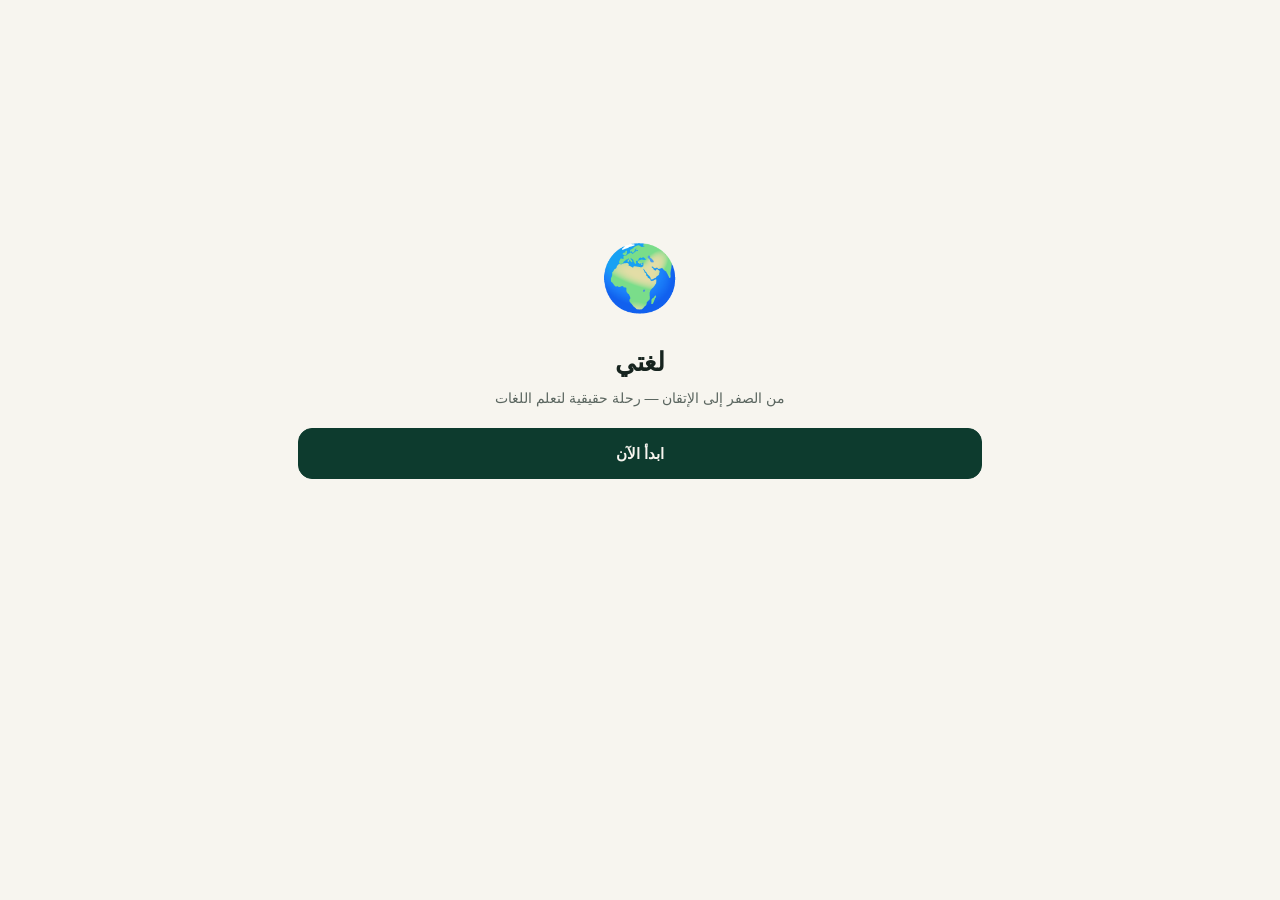
<file: index.html>
<!DOCTYPE html>
<html lang="ar" dir="rtl">
<head>
<meta charset="UTF-8">
<meta name="viewport" content="width=device-width,initial-scale=1,maximum-scale=5,viewport-fit=cover">
<meta name="theme-color" content="#0d3b2e">
<meta name="apple-mobile-web-app-capable" content="yes">
<meta name="apple-mobile-web-app-status-bar-style" content="black-translucent">
<meta name="description" content="منصة إتقان اللغات — من الصفر إلى الطلاقة">
<link rel="manifest" href="manifest.json">
<link rel="icon" type="image/svg+xml" href="icons/icon.svg">
<link rel="apple-touch-icon" href="icons/icon.svg">
<link rel="stylesheet" href="css/styles.css">
<title>لغتي — منصة إتقان اللغات</title>
</head>
<body>
  <div id="app" role="application"></div>
  <div id="toast" class="toast" role="status" aria-live="polite" aria-atomic="true"></div>
  <noscript>هذا التطبيق يحتاج JavaScript.</noscript>
  <script type="module" src="js/app.js"></script>
</body>
</html>
</file>
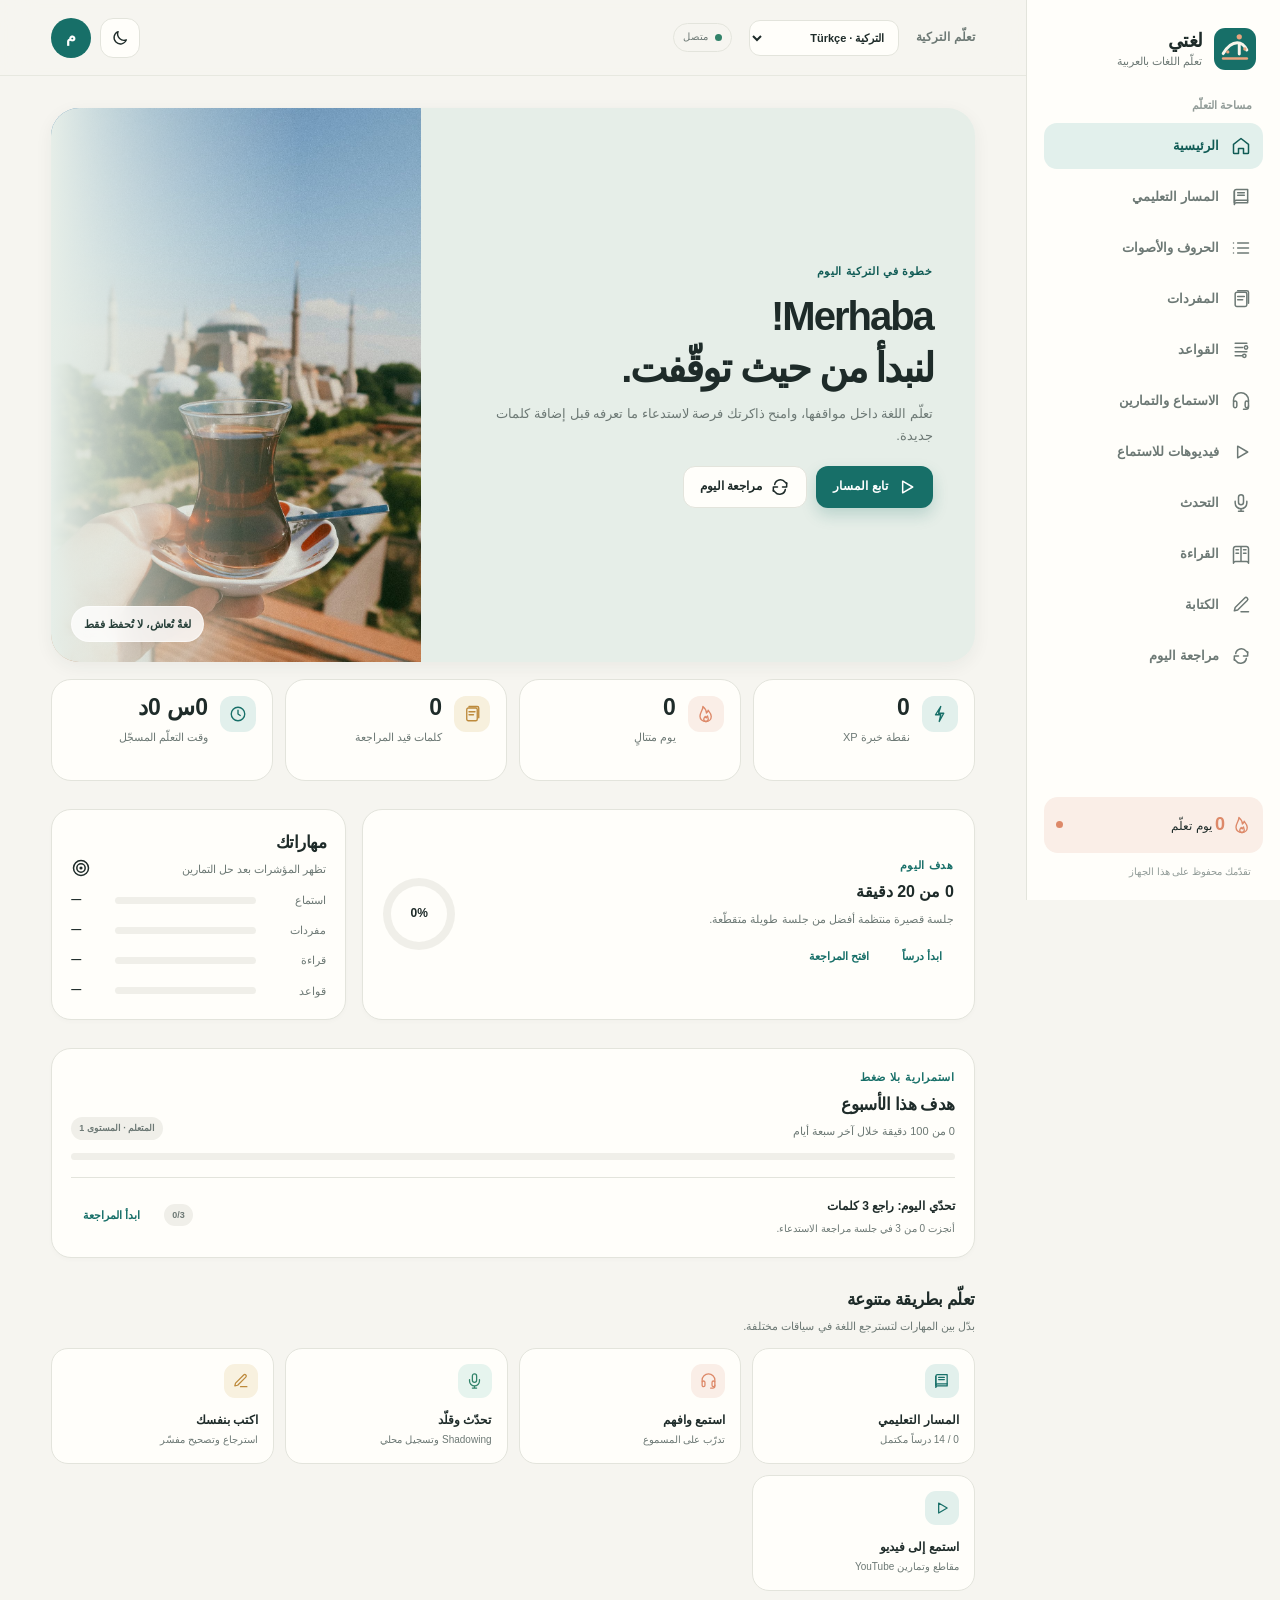
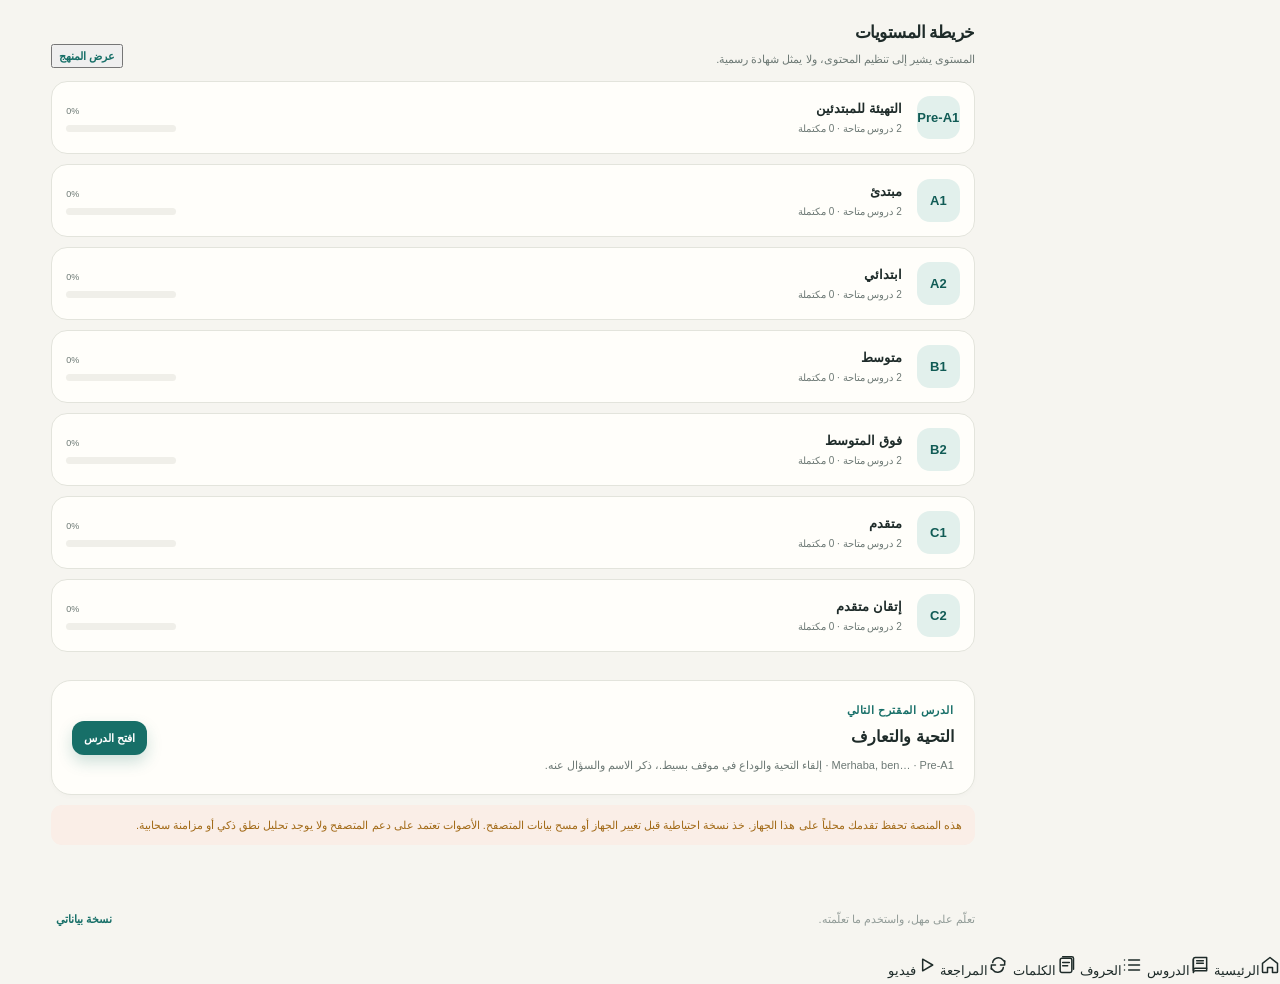
<file: turkiya/index.html>
<!doctype html>
<html lang="ar" dir="rtl">
<head>
  <meta charset="utf-8">
  <meta name="viewport" content="width=device-width, initial-scale=1, viewport-fit=cover">
  <meta name="theme-color" content="#f6f5f0">
  <meta name="description" content="لغتي منصة عربية لتعلّم اللغات؛ ابدأ بالتركية واستكشف مهارات الاستماع والنطق والمراجعة المتباعدة.">
  <meta name="color-scheme" content="light dark">
  <link rel="icon" href="./assets/icons/app-icon.svg" type="image/svg+xml">
  <link rel="apple-touch-icon" href="./assets/icons/icon-180.png">
  <link rel="manifest" href="./manifest.webmanifest">
  <link rel="stylesheet" href="./css/themes.css">
  <link rel="stylesheet" href="./css/main.css">
  <link rel="stylesheet" href="./css/responsive.css">
  <link rel="stylesheet" href="./css/youtube.css">
  <title>لغتي — تعلّم اللغات بالعربية</title>
</head>
<body>
  <a class="skip-link" href="#main-content">انتقل إلى المحتوى</a>
  <div class="app-shell">
    <aside class="sidebar" aria-label="القائمة الرئيسية">
      <a class="brand" href="#home" aria-label="لغتي، الصفحة الرئيسية">
        <span class="brand-mark" aria-hidden="true"><img src="./assets/icons/app-icon.svg" alt=""></span>
        <span class="brand-copy"><strong>لغتي</strong><small>تعلّم اللغات بالعربية</small></span>
      </a>
      <div class="sidebar-label">مساحة التعلّم</div>
      <nav class="side-nav" id="side-nav">
        <a href="#home" data-route="home" class="nav-link"><span class="nav-icon" data-icon="home"></span><span>الرئيسية</span></a>
        <a href="#lessons" data-route="lessons" class="nav-link"><span class="nav-icon" data-icon="book"></span><span>المسار التعليمي</span></a>
        <a href="#alphabet" data-route="alphabet" data-requires-alphabet class="nav-link"><span class="nav-icon" data-icon="list"></span><span>الحروف والأصوات</span></a>
        <a href="#vocabulary" data-route="vocabulary" class="nav-link"><span class="nav-icon" data-icon="cards"></span><span>المفردات</span></a>
        <a href="#grammar" data-route="grammar" class="nav-link"><span class="nav-icon" data-icon="grammar"></span><span>القواعد</span></a>
        <a href="#listening" data-route="listening" class="nav-link"><span class="nav-icon" data-icon="headphones"></span><span>الاستماع والتمارين</span></a>
        <a href="#youtube" data-route="youtube" class="nav-link"><span class="nav-icon" data-icon="play"></span><span>فيديوهات للاستماع</span></a>
        <a href="#speaking" data-route="speaking" class="nav-link"><span class="nav-icon" data-icon="mic"></span><span>التحدث</span></a>
        <a href="#reading" data-route="reading" class="nav-link"><span class="nav-icon" data-icon="read"></span><span>القراءة</span></a>
        <a href="#writing" data-route="writing" class="nav-link"><span class="nav-icon" data-icon="write"></span><span>الكتابة</span></a>
        <a href="#review" data-route="review" class="nav-link"><span class="nav-icon" data-icon="refresh"></span><span>مراجعة اليوم <span class="nav-count" id="review-count">0</span></span></a>
      </nav>
      <div class="sidebar-bottom">
        <div class="streak-mini"><span class="streak-symbol" data-icon="flame"></span><span><b id="sidebar-streak">0</b> يوم تعلّم</span><span class="streak-dot" aria-hidden="true"></span></div>
        <div class="sidebar-note">تقدّمك محفوظ على هذا الجهاز</div>
      </div>
    </aside>

    <div class="main-column">
      <header class="topbar">
        <button class="mobile-brand" type="button" data-route="home" aria-label="الصفحة الرئيسية"><img src="./assets/icons/app-icon.svg" alt=""><span>لغتي</span></button>
        <div class="topbar-context"><span class="eyebrow" id="target-language-context">اختر لغة التعلّم</span><label class="language-switcher"><span class="sr-only">لغة التعلّم</span><select id="language-switcher"><option>جارٍ تحميل اللغات…</option></select></label><span class="connection-pill" id="connection-status" role="status"><i></i><span>جارٍ التحقق من الاتصال</span></span></div>
        <div class="topbar-actions">
          <button class="icon-button" id="install-button" type="button" hidden aria-label="تثبيت التطبيق" title="تثبيت التطبيق"><span data-icon="download"></span></button>
          <button class="icon-button" id="theme-toggle" type="button" aria-label="تبديل المظهر" title="تبديل المظهر"><span data-icon="moon"></span></button>
          <button class="avatar-button" id="profile-button" type="button" data-route="profile" aria-label="ملفي الشخصي">م</button>
        </div>
      </header>

      <main id="main-content" class="page-content" tabindex="-1">
        <div id="view-root" aria-live="polite" aria-busy="true">
          <div class="loading-state"><span class="loading-ring"></span><p>نجهّز مساحة التعلّم…</p></div>
        </div>
      </main>
      <footer class="site-footer"><span>تعلّم على مهل، واستخدم ما تعلّمته.</span><button id="backup-shortcut" type="button" class="text-button">نسخة بياناتي</button></footer>
    </div>
  </div>

  <nav class="mobile-nav" aria-label="التنقل السفلي">
    <a href="#home" data-route="home" class="mobile-nav-link"><span data-icon="home"></span><small>الرئيسية</small></a>
    <a href="#lessons" data-route="lessons" class="mobile-nav-link"><span data-icon="book"></span><small>الدروس</small></a>
    <a href="#alphabet" data-route="alphabet" data-requires-alphabet class="mobile-nav-link"><span data-icon="list"></span><small>الحروف</small></a>
    <a href="#vocabulary" data-route="vocabulary" class="mobile-nav-link"><span data-icon="cards"></span><small>الكلمات</small></a>
    <a href="#review" data-route="review" class="mobile-nav-link"><span data-icon="refresh"></span><small>المراجعة</small></a>
    <a href="#youtube" data-route="youtube" class="mobile-nav-link"><span data-icon="play"></span><small>فيديو</small></a>
  </nav>

  <div id="toast-region" class="toast-region" aria-live="polite" aria-atomic="true"></div>
  <dialog id="app-dialog" class="app-dialog" aria-labelledby="dialog-title"><div id="dialog-content"></div></dialog>
  <script type="module" src="./js/app.js"></script>
</body>
</html>
</file>
<file: css/styles.css>
:root {
  --bg: #f7f5ef;
  --surface: #ffffff;
  --surface-2: #f0ede4;
  --text: #17241f;
  --text-soft: #5b6660;
  --border: #e0dccf;
  --primary: #0d3b2e;
  --primary-soft: #14523f;
  --accent: #c9a961;
  --accent-soft: #e6d5a3;
  --success: #2f7a55;
  --warn: #b8860b;
  --danger: #a83232;
  --radius: 14px;
  --radius-lg: 22px;
  --shadow: 0 2px 12px rgba(13,31,26,.06);
  --shadow-lg: 0 12px 32px rgba(13,31,26,.12);
  --font: -apple-system, BlinkMacSystemFont, "Segoe UI", "Noto Sans Arabic", "Tahoma", sans-serif;
  --font-serif: "Noto Serif", Georgia, serif;
  --fs: 16px;
}

html[data-theme="dark"] {
  --bg: #0d1f1a;
  --surface: #142a22;
  --surface-2: #1a352b;
  --text: #ece9dc;
  --text-soft: #93a39b;
  --border: #234034;
  --primary: #c9a961;
  --primary-soft: #e6d5a3;
  --accent: #c9a961;
  --shadow: 0 2px 12px rgba(0,0,0,.4);
  --shadow-lg: 0 12px 32px rgba(0,0,0,.55);
}

* { box-sizing: border-box; margin: 0; padding: 0; -webkit-tap-highlight-color: transparent; }
html, body { height: 100%; }
body {
  font-family: var(--font);
  font-size: var(--fs);
  background: var(--bg);
  color: var(--text);
  line-height: 1.55;
  overflow-x: hidden;
  transition: background .3s, color .3s;
}
html[data-dir="ltr"] body { direction: ltr; }

#app { min-height: 100vh; padding-bottom: 88px; }
button, input, textarea, select { font: inherit; color: inherit; }
button { cursor: pointer; border: none; background: none; }
a { color: var(--accent); text-decoration: none; }
:focus-visible { outline: 2px solid var(--accent); outline-offset: 2px; border-radius: 6px; }

.screen { padding: 20px 18px 32px; max-width: 720px; margin: 0 auto; animation: fadeUp .35s ease; }
@keyframes fadeUp { from { opacity: 0; transform: translateY(8px); } to { opacity: 1; transform: none; } }
@media (prefers-reduced-motion: reduce) { *, *::before, *::after { animation: none !important; transition: none !important; } }

.h1 { font-size: 26px; font-weight: 700; letter-spacing: -0.3px; margin-bottom: 6px; }
.h2 { font-size: 20px; font-weight: 700; margin-bottom: 12px; }
.h3 { font-size: 16px; font-weight: 600; margin-bottom: 8px; }
.sub { color: var(--text-soft); font-size: 14px; margin-bottom: 18px; }
.row { display: flex; align-items: center; gap: 10px; }
.between { justify-content: space-between; }
.wrap { flex-wrap: wrap; }
.grid { display: grid; gap: 12px; }
.grid-2 { grid-template-columns: 1fr 1fr; }
.grid-3 { grid-template-columns: repeat(3,1fr); }
@media (max-width: 480px) { .grid-3 { grid-template-columns: 1fr 1fr; } }

.card {
  background: var(--surface);
  border: 1px solid var(--border);
  border-radius: var(--radius);
  padding: 16px;
  box-shadow: var(--shadow);
}
.card-lg { border-radius: var(--radius-lg); padding: 20px; }
.card-press:active { transform: scale(.985); transition: transform .1s; }

.btn {
  display: inline-flex; align-items: center; justify-content: center; gap: 8px;
  padding: 13px 20px; border-radius: var(--radius);
  font-weight: 600; font-size: 15px;
  background: var(--surface-2); color: var(--text);
  border: 1px solid var(--border);
  min-height: 48px;
  transition: transform .08s, background .2s, opacity .2s;
}
.btn:active { transform: scale(.97); }
.btn[disabled] { opacity: .45; pointer-events: none; }
.btn-primary { background: var(--primary); color: #f7f5ef; border-color: var(--primary); }
html[data-theme="dark"] .btn-primary { color: #0d1f1a; }
.btn-accent { background: var(--accent); color: #17241f; border-color: var(--accent); }
.btn-ghost { background: transparent; }
.btn-danger { background: var(--danger); color: #fff; border-color: var(--danger); }
.btn-block { width: 100%; }
.btn-sm { padding: 8px 14px; min-height: 40px; font-size: 14px; }

.input, .textarea {
  width: 100%; padding: 13px 14px;
  background: var(--surface); color: var(--text);
  border: 1px solid var(--border); border-radius: var(--radius);
  outline: none; font-size: 15px;
  transition: border-color .2s, box-shadow .2s;
}
.input:focus, .textarea:focus { border-color: var(--accent); box-shadow: 0 0 0 3px rgba(201,169,97,.18); }
.textarea { min-height: 120px; resize: vertical; font-family: inherit; }

.topbar {
  position: sticky; top: 0; z-index: 20;
  background: color-mix(in srgb, var(--bg) 85%, transparent);
  backdrop-filter: blur(12px);
  border-bottom: 1px solid var(--border);
  padding: 12px 18px;
  display: flex; align-items: center; justify-content: space-between;
}
.topbar .title { font-weight: 700; font-size: 17px; }
.topbar .stat { font-size: 13px; color: var(--text-soft); }

.nav {
  position: fixed; bottom: 0; left: 0; right: 0; z-index: 30;
  background: color-mix(in srgb, var(--surface) 92%, transparent);
  backdrop-filter: blur(14px);
  border-top: 1px solid var(--border);
  display: grid; grid-template-columns: repeat(5, 1fr);
  padding: 8px 6px calc(8px + env(safe-area-inset-bottom));
  max-width: 720px; margin: 0 auto;
}
.nav button {
  display: flex; flex-direction: column; align-items: center; gap: 3px;
  padding: 8px 4px; border-radius: 12px; color: var(--text-soft);
  font-size: 11px; font-weight: 600;
  transition: color .2s, background .2s;
  min-height: 48px;
}
.nav button.active { color: var(--accent); background: color-mix(in srgb, var(--accent) 12%, transparent); }
.nav .ic { font-size: 20px; line-height: 1; }

.bar { height: 8px; background: var(--surface-2); border-radius: 99px; overflow: hidden; }
.bar > i { display: block; height: 100%; background: linear-gradient(90deg, var(--accent), var(--primary)); transition: width .5s; }
.bar.thin { height: 5px; }

.chip {
  display: inline-flex; align-items: center; gap: 5px;
  padding: 5px 11px; font-size: 12px; font-weight: 600;
  background: var(--surface-2); border: 1px solid var(--border);
  border-radius: 99px; color: var(--text-soft);
}
.chip.accent { background: color-mix(in srgb, var(--accent) 18%, transparent); color: var(--text); border-color: var(--accent); }
.chip.success { background: color-mix(in srgb, var(--success) 18%, transparent); color: var(--success); border-color: var(--success); }
.chip.small { font-size: 11px; padding: 3px 8px; }

.toast {
  position: fixed; left: 50%; bottom: 100px; transform: translate(-50%, 30px);
  background: var(--primary); color: #f7f5ef;
  padding: 11px 18px; border-radius: 99px;
  font-size: 14px; font-weight: 600;
  opacity: 0; pointer-events: none; transition: all .3s;
  z-index: 100; max-width: 90vw;
}
.toast.show { opacity: 1; transform: translate(-50%, 0); }
html[data-theme="dark"] .toast { background: var(--accent); color: #0d1f1a; }

.lang-card {
  display: flex; align-items: center; gap: 14px;
  padding: 16px; border-radius: var(--radius-lg);
  background: var(--surface); border: 1px solid var(--border);
  box-shadow: var(--shadow);
  transition: transform .15s, box-shadow .2s;
  cursor: pointer; width: 100%; text-align: start;
}
.lang-card:hover { box-shadow: var(--shadow-lg); }
.lang-card:active { transform: scale(.98); }
.lang-card .flag { font-size: 34px; }
.lang-card .info { flex: 1; }
.lang-card .info b { display: block; font-size: 17px; margin-bottom: 2px; }
.lang-card .info span { color: var(--text-soft); font-size: 13px; }

.ex-head { display: flex; justify-content: space-between; align-items: center; margin-bottom: 18px; }
.ex-card {
  background: var(--surface); border: 1px solid var(--border);
  border-radius: var(--radius-lg); padding: 28px 22px;
  box-shadow: var(--shadow); text-align: center; margin-bottom: 18px;
}
.ex-prompt { color: var(--text-soft); font-size: 13px; margin-bottom: 12px; text-transform: uppercase; letter-spacing: .6px; }
.ex-word { font-size: 32px; font-weight: 700; line-height: 1.3; margin-bottom: 6px; }
.ex-roman { color: var(--text-soft); font-size: 15px; font-style: italic; }
.ex-options { display: grid; gap: 10px; margin-top: 8px; }
.opt {
  padding: 15px 16px; border-radius: var(--radius);
  background: var(--surface); border: 2px solid var(--border);
  text-align: start; font-size: 15px; font-weight: 500;
  transition: border-color .2s, background .2s, transform .1s;
  min-height: 52px;
}
.opt:active { transform: scale(.99); }
.opt.correct { border-color: var(--success); background: color-mix(in srgb, var(--success) 12%, transparent); }
.opt.wrong { border-color: var(--danger); background: color-mix(in srgb, var(--danger) 10%, transparent); }
.opt.reveal { border-color: var(--success); }

.stat-grid { display: grid; grid-template-columns: repeat(4,1fr); gap: 10px; }
@media (max-width: 420px) { .stat-grid { grid-template-columns: repeat(2,1fr); } }
.stat-box {
  background: var(--surface); border: 1px solid var(--border);
  border-radius: var(--radius); padding: 12px; text-align: center;
}
.stat-box b { display: block; font-size: 20px; color: var(--text); }
.stat-box span { font-size: 11px; color: var(--text-soft); }

.skill-row {
  display: flex; align-items: center; gap: 12px;
  padding: 14px; border-radius: var(--radius);
  background: var(--surface); border: 1px solid var(--border);
  margin-bottom: 8px; cursor: pointer;
  transition: background .2s, transform .1s;
}
.skill-row:active { transform: scale(.99); }
.skill-row .ic { font-size: 22px; width: 32px; text-align: center; }
.skill-row .body { flex: 1; }
.skill-row .body b { display: block; font-size: 15px; margin-bottom: 2px; }
.skill-row .body span { font-size: 12px; color: var(--text-soft); }
.skill-row.done { border-color: var(--success); }
.skill-check { width: 24px; height: 24px; border-radius: 50%; border: 2px solid var(--border); display: flex; align-items: center; justify-content: center; font-size: 13px; }
.skill-row.done .skill-check { background: var(--success); border-color: var(--success); color: #fff; }

.modal-bg {
  position: fixed; inset: 0; background: rgba(0,0,0,.5);
  z-index: 200; display: flex; align-items: center; justify-content: center;
  padding: 20px; animation: fade .2s;
}
@keyframes fade { from { opacity: 0; } }
.modal {
  background: var(--surface); border-radius: var(--radius-lg);
  padding: 22px; max-width: 440px; width: 100%;
  box-shadow: var(--shadow-lg); animation: pop .25s;
}
@keyframes pop { from { transform: scale(.92); opacity: 0; } }

.dict-entry {
  background: var(--surface); border: 1px solid var(--border);
  border-radius: var(--radius); padding: 14px; margin-bottom: 10px;
}
.dict-entry .w { font-size: 20px; font-weight: 700; margin-bottom: 3px; }
.dict-entry .r { color: var(--text-soft); font-style: italic; font-size: 13px; margin-bottom: 6px; }
.dict-entry .m { font-size: 15px; margin-bottom: 8px; }
.dict-entry .ex { font-size: 13px; color: var(--text-soft); border-inline-start: 3px solid var(--accent); padding-inline-start: 10px; }

.ach {
  display: flex; align-items: center; gap: 12px;
  padding: 12px; border-radius: var(--radius);
  background: var(--surface); border: 1px solid var(--border);
  opacity: .4; transition: opacity .2s;
}
.ach.unlocked { opacity: 1; border-color: var(--accent); }
.ach .medal { font-size: 28px; }

.divider { height: 1px; background: var(--border); margin: 18px 0; }
.center { text-align: center; }
.muted { color: var(--text-soft); }
.small { font-size: 12px; }
.mt { margin-top: 12px; } .mt-lg { margin-top: 22px; }
.mb { margin-bottom: 12px; } .mb-lg { margin-bottom: 22px; }
.hero {
  background: linear-gradient(135deg, var(--primary), var(--primary-soft));
  color: #f7f5ef; padding: 26px 20px; border-radius: var(--radius-lg);
  margin-bottom: 18px;
}
.hero .h1 { color: #f7f5ef; }
.hero .sub { color: rgba(247,245,239,.75); }
html[data-theme="dark"] .hero { background: linear-gradient(135deg, #14523f, #0d3b2e); }
html[data-theme="dark"] .hero .sub { color: rgba(201,169,97,.85); }

.alert { padding: 12px 14px; border-radius: var(--radius); font-size: 14px; margin-bottom: 12px; }
.alert-info { background: color-mix(in srgb, var(--accent) 15%, transparent); border: 1px solid var(--accent); }
.alert-warn { background: color-mix(in srgb, var(--warn) 15%, transparent); border: 1px solid var(--warn); color: var(--warn); }
.alert-danger { background: color-mix(in srgb, var(--danger) 12%, transparent); border: 1px solid var(--danger); color: var(--danger); }

.target-text { font-family: var(--font-serif); }
</file>
<file: turkiya/css/themes.css>
:root {
  color-scheme: light;
  --bg: #f6f5f0;
  --surface: #fffefa;
  --surface-2: #f0efe9;
  --surface-3: #e8ede8;
  --ink: #1e2b29;
  --muted: #6d7975;
  --soft: #929c98;
  --line: #e3e4dc;
  --brand: #176f68;
  --brand-strong: #105b55;
  --brand-soft: #e2f0ec;
  --accent: #dd8969;
  --accent-soft: #faeee7;
  --gold: #bd8a3c;
  --success: #318269;
  --success-soft: #e6f4ee;
  --danger: #b94e52;
  --danger-soft: #fae9e8;
  --warning: #a26a17;
  --shadow: 0 18px 45px rgba(37, 55, 49, .08);
  --shadow-small: 0 5px 18px rgba(37, 55, 49, .06);
  --radius-xl: 28px;
  --radius-lg: 20px;
  --radius-md: 14px;
  --radius-sm: 10px;
  --font-ar: "Noto Sans Arabic", "Segoe UI", Tahoma, Arial, sans-serif;
  --font-tr: Inter, "Segoe UI", Arial, sans-serif;
}

:root[data-theme="dark"] {
  color-scheme: dark;
  --bg: #161f1d;
  --surface: #202a27;
  --surface-2: #293430;
  --surface-3: #293c37;
  --ink: #f2f3eb;
  --muted: #b0bcb7;
  --soft: #8f9c97;
  --line: #34413c;
  --brand: #69b9a8;
  --brand-strong: #8bd0bd;
  --brand-soft: #263f39;
  --accent: #e4a085;
  --accent-soft: #47342d;
  --gold: #e4bd6e;
  --success: #72c0a1;
  --success-soft: #254237;
  --danger: #ec8d8e;
  --danger-soft: #482f32;
  --warning: #edbf69;
  --shadow: 0 18px 45px rgba(0, 0, 0, .22);
  --shadow-small: 0 5px 18px rgba(0, 0, 0, .16);
}
</file>
<file: turkiya/css/main.css>
@import url("./themes.css");

* { box-sizing: border-box; }
html { scroll-behavior: smooth; }
body {
  margin: 0;
  min-width: 320px;
  min-height: 100vh;
  background: var(--bg);
  color: var(--ink);
  font-family: var(--font-ar);
  line-height: 1.65;
  text-rendering: optimizeLegibility;
  -webkit-font-smoothing: antialiased;
}
button, input, select, textarea { font: inherit; }
button { color: inherit; }
a { color: inherit; text-decoration: none; }
button:focus-visible, a:focus-visible, input:focus-visible, select:focus-visible, textarea:focus-visible, summary:focus-visible {
  outline: 3px solid color-mix(in srgb, var(--brand) 48%, transparent);
  outline-offset: 3px;
}
.skip-link { position: fixed; z-index: 50; inset-block-start: 8px; inset-inline-start: 8px; padding: 10px 16px; border-radius: 10px; background: var(--ink); color: var(--surface); transform: translateY(-150%); }
.skip-link:focus { transform: translateY(0); }
.app-shell { display: grid; grid-template-columns: 254px minmax(0, 1fr); min-height: 100vh; }
.sidebar { position: sticky; top: 0; display: flex; flex-direction: column; height: 100vh; padding: 25px 17px 20px; border-inline-end: 1px solid var(--line); background: var(--surface); }
.brand { display: flex; align-items: center; gap: 11px; padding: 2px 7px 26px; }
.brand-mark { width: 43px; height: 43px; display: grid; place-items: center; flex: 0 0 auto; }
.brand-mark img { width: 42px; height: 42px; }
.brand-copy { display: flex; flex-direction: column; line-height: 1.35; }
.brand-copy strong { font-size: 19px; letter-spacing: -.04em; }
.brand-copy small { color: var(--muted); font-size: 11px; }
.sidebar-label { padding: 0 11px 9px; color: var(--soft); font-size: 11px; font-weight: 700; }
.side-nav { display: grid; gap: 5px; }
.nav-link { min-height: 46px; display: flex; align-items: center; gap: 12px; padding: 9px 12px; border-radius: 13px; color: var(--muted); font-size: 13px; font-weight: 600; transition: background .18s ease, color .18s ease, transform .18s ease; }
.nav-link:hover { color: var(--ink); background: var(--surface-2); transform: translateX(-2px); }
.nav-link.active { color: var(--brand-strong); background: var(--brand-soft); }
.nav-icon, [data-icon] { display: inline-flex; align-items: center; justify-content: center; }
.nav-icon svg, [data-icon] svg { width: 20px; height: 20px; display: block; }
.nav-count { display: inline-grid; min-width: 21px; height: 21px; place-items: center; margin-inline-start: 5px; padding: 0 5px; border-radius: 99px; background: var(--accent-soft); color: var(--accent); font-size: 10px; }
.sidebar-bottom { margin-top: auto; }
.streak-mini { display: flex; align-items: center; gap: 8px; padding: 13px 12px; border-radius: 14px; background: var(--accent-soft); color: var(--ink); font-size: 12px; }
.streak-mini b { color: var(--accent); font-size: 18px; }
.streak-symbol { color: var(--accent); }
.streak-symbol svg { width: 18px; }
.streak-dot { width: 7px; height: 7px; margin-inline-start: auto; border-radius: 50%; background: var(--accent); }
.sidebar-note { padding: 11px 12px 0; color: var(--soft); font-size: 10px; }
.main-column { min-width: 0; display: flex; flex-direction: column; }
.topbar { position: sticky; z-index: 20; top: 0; display: flex; min-height: 76px; align-items: center; justify-content: space-between; gap: 18px; padding: 12px clamp(20px, 4vw, 55px); border-bottom: 1px solid color-mix(in srgb, var(--line) 78%, transparent); background: color-mix(in srgb, var(--bg) 88%, transparent); backdrop-filter: blur(16px); }
.topbar-context { display: flex; align-items: center; gap: 17px; }
.eyebrow { color: var(--muted); font-size: 12px; font-weight: 600; }
.connection-pill { display: inline-flex; align-items: center; gap: 7px; padding: 5px 9px; border: 1px solid var(--line); border-radius: 99px; color: var(--muted); font-size: 10px; white-space: nowrap; }
.connection-pill i { width: 7px; height: 7px; border-radius: 50%; background: var(--gold); }
.connection-pill.online i { background: var(--success); }
.connection-pill.offline { border-color: color-mix(in srgb, var(--warning) 25%, var(--line)); color: var(--warning); }
.connection-pill.offline i { background: var(--warning); }
.topbar-actions { display: flex; align-items: center; gap: 9px; }
.icon-button, .avatar-button { display: inline-grid; width: 40px; height: 40px; flex: 0 0 auto; place-items: center; border: 1px solid var(--line); border-radius: 13px; background: var(--surface); cursor: pointer; transition: transform .18s ease, background .18s ease; }
.icon-button:hover, .avatar-button:hover { transform: translateY(-2px); background: var(--surface-2); }
.icon-button svg { width: 18px; height: 18px; }
.avatar-button { border: 0; border-radius: 50%; background: var(--brand); color: #fff; font-weight: 700; }
.mobile-brand { display: none; }
.page-content { width: min(100%, 1320px); flex: 1; margin-inline: auto; padding: 32px clamp(20px, 4vw, 55px) 38px; }
.site-footer { display: flex; align-items: center; justify-content: space-between; gap: 15px; padding: 12px clamp(20px, 4vw, 55px) 22px; color: var(--soft); font-size: 11px; }
.text-button { padding: 5px; border: 0; background: transparent; color: var(--brand); cursor: pointer; font-weight: 700; }

.view-header { display: flex; align-items: flex-end; justify-content: space-between; gap: 20px; margin: 0 0 22px; }
.view-header h1 { margin: 0; font-size: clamp(23px, 3vw, 31px); line-height: 1.35; letter-spacing: -.045em; }
.view-header p { max-width: 600px; margin: 7px 0 0; color: var(--muted); font-size: 13px; }
.kicker { display: block; margin-bottom: 5px; color: var(--brand); font-size: 11px; font-weight: 800; letter-spacing: .06em; }
.hero-card { position: relative; display: grid; grid-template-columns: minmax(0, 1.2fr) minmax(220px, .8fr); min-height: 252px; overflow: hidden; border-radius: var(--radius-xl); background: #e6eee8; box-shadow: var(--shadow-small); }
:root[data-theme="dark"] .hero-card { background: #283d37; }
.hero-copy { position: relative; z-index: 1; display: flex; flex-direction: column; align-items: flex-start; justify-content: center; padding: clamp(22px, 4vw, 42px); }
.hero-copy h1 { max-width: 540px; margin: 5px 0 9px; font-size: clamp(25px, 3.4vw, 40px); line-height: 1.3; letter-spacing: -.05em; }
.hero-copy p { max-width: 480px; margin: 0 0 20px; color: var(--muted); font-size: 13px; }
.hero-copy .kicker { color: var(--brand-strong); }
.hero-photo { position: relative; min-height: 100%; overflow: hidden; }
.hero-photo::after { position: absolute; inset: 0; background: linear-gradient(270deg, transparent 32%, #e6eee8 100%); content: ""; }
:root[data-theme="dark"] .hero-photo::after { background: linear-gradient(270deg, transparent 30%, #283d37 100%); }
.hero-photo img { width: 100%; height: 100%; min-height: 252px; display: block; object-fit: cover; object-position: center 62%; }
.hero-stamp { position: absolute; z-index: 2; inset-block-end: 20px; inset-inline-end: 20px; padding: 8px 12px; border: 1px solid rgba(255,255,255,.5); border-radius: 99px; background: rgba(255,255,255,.8); color: #263e38; font-size: 11px; font-weight: 700; backdrop-filter: blur(8px); }
.primary-button, .secondary-button, .quiet-button, .danger-button { min-height: 42px; display: inline-flex; align-items: center; justify-content: center; gap: 8px; padding: 9px 16px; border: 1px solid transparent; border-radius: 12px; cursor: pointer; font-size: 12px; font-weight: 750; transition: transform .16s ease, box-shadow .16s ease, background .16s ease; }
.primary-button { background: var(--brand); color: #fff; box-shadow: 0 7px 15px color-mix(in srgb, var(--brand) 21%, transparent); }
.primary-button:hover { transform: translateY(-1px); background: var(--brand-strong); box-shadow: 0 9px 18px color-mix(in srgb, var(--brand) 28%, transparent); }
.secondary-button { border-color: var(--line); background: var(--surface); color: var(--ink); }
.secondary-button:hover, .quiet-button:hover { background: var(--surface-2); }
.quiet-button { min-height: 37px; padding: 7px 11px; background: transparent; color: var(--brand); }
.danger-button { border-color: color-mix(in srgb, var(--danger) 25%, var(--line)); background: var(--danger-soft); color: var(--danger); }
.button-small { min-height: 34px; padding: 6px 11px; font-size: 11px; }
.button-row { display: flex; flex-wrap: wrap; align-items: center; gap: 9px; }

.section-block { margin-top: 28px; }
.section-heading { display: flex; align-items: flex-end; justify-content: space-between; gap: 12px; margin-bottom: 13px; }
.section-heading h2 { margin: 0; font-size: 17px; letter-spacing: -.03em; }
.section-heading p { margin: 3px 0 0; color: var(--muted); font-size: 11px; }
.section-link { color: var(--brand); font-size: 11px; font-weight: 700; }
.stats-grid { display: grid; grid-template-columns: repeat(4, minmax(0, 1fr)); gap: 12px; margin-top: 17px; }
.stat-card { min-height: 102px; display: flex; align-items: flex-start; gap: 12px; padding: 16px; border: 1px solid var(--line); border-radius: var(--radius-lg); background: var(--surface); }
.stat-icon { width: 36px; height: 36px; display: grid; flex: 0 0 auto; place-items: center; border-radius: 12px; background: var(--brand-soft); color: var(--brand); }
.stat-icon svg { width: 18px; height: 18px; }
.stat-card:nth-child(2) .stat-icon { background: var(--accent-soft); color: var(--accent); }
.stat-card:nth-child(3) .stat-icon { background: #f7f0dd; color: var(--gold); }
:root[data-theme="dark"] .stat-card:nth-child(3) .stat-icon { background: #433c2a; }
.stat-value { display: block; margin-top: -3px; font-family: var(--font-tr); font-size: 23px; font-weight: 750; line-height: 1.3; }
.stat-label { color: var(--muted); font-size: 11px; }
.content-columns { display: grid; grid-template-columns: minmax(0, 1.35fr) minmax(260px, .65fr); gap: 16px; }
.panel { border: 1px solid var(--line); border-radius: var(--radius-lg); background: var(--surface); box-shadow: 0 2px 5px rgba(20,40,34,.02); }
.panel-padding { padding: 19px; }
.daily-panel { display: flex; align-items: center; justify-content: space-between; gap: 20px; padding: 20px; }
.daily-copy { min-width: 0; }
.daily-copy h3 { margin: 5px 0 5px; font-size: 16px; }
.daily-copy p { margin: 0; color: var(--muted); font-size: 11px; }
.goal-ring { width: 72px; height: 72px; display: grid; flex: 0 0 auto; place-items: center; border-radius: 50%; background: conic-gradient(var(--brand) var(--ring-progress, 0%), var(--surface-2) 0); }
.goal-ring::before { grid-area: 1/1; width: 56px; height: 56px; border-radius: 50%; background: var(--surface); content: ""; }
.goal-ring span { z-index: 1; grid-area: 1/1; font-family: var(--font-tr); font-size: 12px; font-weight: 800; }
.skill-list { display: grid; gap: 12px; }
.skill-row { display: grid; grid-template-columns: 60px minmax(0,1fr) 34px; align-items: center; gap: 10px; font-size: 11px; }
.skill-row span:first-child { color: var(--muted); }
.skill-row b { font-family: var(--font-tr); font-size: 10px; text-align: end; }
.progress-track { height: 7px; overflow: hidden; border-radius: 99px; background: var(--surface-2); }
.progress-fill { height: 100%; border-radius: inherit; background: var(--brand); transition: width .35s ease; }
.progress-fill.warm { background: var(--accent); }

.quick-grid { display: grid; grid-template-columns: repeat(4, minmax(0, 1fr)); gap: 11px; }
.quick-card { min-height: 116px; display: flex; flex-direction: column; align-items: flex-start; justify-content: space-between; padding: 15px; border: 1px solid var(--line); border-radius: 17px; background: var(--surface); cursor: pointer; transition: transform .17s ease, border-color .17s ease, box-shadow .17s ease; text-align: start; }
.quick-card:hover { transform: translateY(-3px); border-color: color-mix(in srgb, var(--brand) 38%, var(--line)); box-shadow: var(--shadow-small); }
.quick-icon { width: 34px; height: 34px; display: grid; place-items: center; border-radius: 11px; background: var(--brand-soft); color: var(--brand); }
.quick-icon svg { width: 17px; }
.quick-card:nth-child(2) .quick-icon { background: var(--accent-soft); color: var(--accent); }
.quick-card:nth-child(3) .quick-icon { background: var(--success-soft); color: var(--success); }
.quick-card:nth-child(4) .quick-icon { background: #f8f1df; color: var(--gold); }
:root[data-theme="dark"] .quick-card:nth-child(4) .quick-icon { background: #433c2a; }
.quick-card strong { margin-top: 12px; font-size: 12px; }
.quick-card small { color: var(--muted); font-size: 10px; }

.level-list { display: grid; gap: 10px; }
.level-card { display: grid; grid-template-columns: 46px minmax(0, 1fr) auto; align-items: center; gap: 12px; padding: 14px; border: 1px solid var(--line); border-radius: 16px; background: var(--surface); }
.level-mark { width: 43px; height: 43px; display: grid; place-items: center; border-radius: 13px; background: var(--brand-soft); color: var(--brand-strong); font-family: var(--font-tr); font-size: 13px; font-weight: 800; }
.level-card h3 { margin: 0; font-size: 13px; }
.level-card p { margin: 2px 0 0; color: var(--muted); font-size: 10px; }
.level-meta { min-width: 110px; text-align: end; }
.level-meta small { display: block; margin-bottom: 6px; color: var(--muted); font-size: 9px; }
.level-meta .progress-track { width: 110px; }
.status-pill, .level-pill { display: inline-flex; align-items: center; gap: 5px; padding: 4px 8px; border-radius: 99px; background: var(--brand-soft); color: var(--brand-strong); font-size: 9px; font-weight: 700; white-space: nowrap; }
.level-pill { background: var(--surface-2); color: var(--muted); font-family: var(--font-tr); }

.lesson-list { display: grid; gap: 11px; }
.lesson-card { display: grid; grid-template-columns: 42px minmax(0,1fr) auto; align-items: center; gap: 13px; padding: 15px; border: 1px solid var(--line); border-radius: 17px; background: var(--surface); }
.lesson-number { width: 40px; height: 40px; display: grid; place-items: center; border-radius: 13px; background: var(--surface-2); color: var(--brand); font-family: var(--font-tr); font-size: 11px; font-weight: 800; }
.lesson-card h3 { margin: 0; font-size: 13px; }
.lesson-card p { margin: 3px 0 0; color: var(--muted); font-size: 10px; }
.lesson-card .lesson-actions { display: flex; align-items: center; gap: 8px; }
.lesson-card.completed { border-color: color-mix(in srgb, var(--success) 30%, var(--line)); }
.lesson-card.completed .lesson-number { background: var(--success-soft); color: var(--success); }
.filter-row { display: flex; flex-wrap: wrap; gap: 7px; margin-bottom: 15px; }
.filter-chip { padding: 7px 12px; border: 1px solid var(--line); border-radius: 99px; background: var(--surface); color: var(--muted); cursor: pointer; font-size: 10px; }
.filter-chip.active { border-color: var(--brand); background: var(--brand-soft); color: var(--brand-strong); font-weight: 700; }

.search-box { position: relative; display: flex; align-items: center; gap: 9px; margin: 0 0 12px; padding: 0 12px; border: 1px solid var(--line); border-radius: 14px; background: var(--surface); }
.search-box svg { width: 18px; flex: 0 0 auto; color: var(--soft); }
.search-box input { width: 100%; min-height: 46px; border: 0; outline: 0; background: transparent; color: var(--ink); font-size: 12px; }
.search-box input::placeholder { color: var(--soft); }
.vocab-grid { display: grid; grid-template-columns: repeat(3, minmax(0, 1fr)); gap: 11px; }
.vocab-card { min-height: 173px; display: flex; flex-direction: column; padding: 15px; border: 1px solid var(--line); border-radius: 17px; background: var(--surface); }
.vocab-card-top { display: flex; align-items: flex-start; justify-content: space-between; gap: 8px; }
.word-tr { unicode-bidi: isolate; font-family: var(--font-tr); font-size: 21px; font-weight: 750; text-align: start; }
.word-tr[dir="ltr"] { direction: ltr; text-align: left; }
.word-tr[dir="rtl"] { direction: rtl; text-align: right; }
.word-ar { margin-top: 2px; color: var(--muted); font-size: 12px; }
.word-pos { color: var(--soft); font-size: 9px; }
.word-example { margin: 11px 0 13px; color: var(--muted); font-size: 10px; }
.word-example b { color: var(--ink); font-family: var(--font-tr); font-weight: 600; }
.word-actions { display: flex; gap: 5px; margin-top: auto; }
.tiny-icon-button { width: 32px; height: 32px; display: grid; place-items: center; border: 1px solid var(--line); border-radius: 10px; background: transparent; color: var(--muted); cursor: pointer; }
.tiny-icon-button svg { width: 15px; height: 15px; }
.tiny-icon-button.active { border-color: var(--accent); color: var(--accent); background: var(--accent-soft); }
.empty-state { padding: 36px 20px; border: 1px dashed var(--line); border-radius: 18px; color: var(--muted); text-align: center; }
.empty-state strong { display: block; margin-bottom: 4px; color: var(--ink); }
.empty-state p { margin: 0; font-size: 12px; }

.rule-card { margin-bottom: 11px; overflow: hidden; }
.rule-summary { display: flex; align-items: center; justify-content: space-between; gap: 10px; padding: 15px 17px; cursor: pointer; list-style: none; }
.rule-summary::-webkit-details-marker { display: none; }
.rule-summary strong { font-size: 13px; }
.rule-body { padding: 0 17px 17px; border-top: 1px solid var(--line); }
.rule-body p { color: var(--muted); font-size: 12px; }
.rule-formula { display: inline-block; margin: 4px 0 10px; padding: 7px 10px; border-radius: 8px; background: var(--surface-2); font-family: var(--font-tr); font-size: 11px; unicode-bidi: isolate; text-align: start; }
.rule-formula[dir="ltr"] { direction: ltr; text-align: left; }
.rule-formula[dir="rtl"] { direction: rtl; text-align: right; }
.example-row { display: grid; grid-template-columns: minmax(0,1fr) minmax(0,1fr); gap: 8px; margin-top: 8px; padding: 10px; border-radius: 11px; background: var(--surface-2); font-size: 11px; }
.example-row .tr { font-family: var(--font-tr); unicode-bidi: isolate; text-align: start; }
.example-row .tr[dir="ltr"] { direction: ltr; text-align: left; }
.example-row .tr[dir="rtl"] { direction: rtl; text-align: right; }
.corrected-example { color: var(--success); }
.wrong-example { color: var(--danger); text-decoration: line-through; }

.activity-card { padding: 17px; border: 1px solid var(--line); border-radius: 17px; background: var(--surface); }
.activity-card h3 { margin: 0 0 8px; font-size: 14px; }
.activity-card p { margin: 0; color: var(--muted); font-size: 11px; }
.activity-card + .activity-card { margin-top: 12px; }
.activity-sentence { margin: 14px 0; padding: 17px; border-inline-start: 3px solid var(--accent); border-radius: 10px; background: var(--surface-2); font-family: var(--font-tr); font-size: 21px; unicode-bidi: isolate; text-align: start; }
.activity-sentence[dir="ltr"] { direction: ltr; text-align: left; }
.activity-sentence[dir="rtl"] { direction: rtl; text-align: right; }
.transcript { margin: 9px 0; color: var(--muted); font-size: 12px; }
.audio-controls { display: flex; flex-wrap: wrap; align-items: center; gap: 8px; }
.range-control { display: flex; align-items: center; gap: 8px; color: var(--muted); font-size: 10px; }
.range-control input { accent-color: var(--brand); }
.record-indicator { display: inline-flex; align-items: center; gap: 7px; color: var(--danger); font-size: 11px; }
.record-indicator::before { width: 8px; height: 8px; border-radius: 50%; background: currentColor; content: ""; animation: pulse 1.2s infinite; }
@keyframes pulse { 50% { opacity: .35; } }

.reading-card { padding: 21px; }
.reading-text { max-width: 760px; margin: 12px auto; font-family: var(--font-tr); font-size: 18px; line-height: 2; unicode-bidi: isolate; text-align: start; }
.reading-text[dir="ltr"] { direction: ltr; text-align: left; }
.reading-text[dir="rtl"] { direction: rtl; text-align: right; }
.reading-text button { padding: 1px 2px; border: 0; border-radius: 4px; background: transparent; color: var(--ink); cursor: pointer; font: inherit; }
.reading-text button:hover { background: var(--brand-soft); color: var(--brand-strong); }
.reading-translation { margin: 14px 0; padding: 13px; border-radius: 12px; background: var(--surface-2); color: var(--muted); font-size: 12px; }
.exercise-box { margin-top: 14px; padding: 15px; border: 1px solid var(--line); border-radius: 15px; background: var(--surface); }
.exercise-box h4 { margin: 0 0 10px; font-size: 12px; }
.question-card { padding: 13px; border-radius: 12px; background: var(--surface-2); }
.question-card + .question-card { margin-top: 9px; }
.question-card p { margin: 0 0 10px; font-size: 12px; font-weight: 700; }
.option-list { display: grid; gap: 7px; }
.quiz-option { display: flex; align-items: center; gap: 8px; padding: 9px 11px; border: 1px solid var(--line); border-radius: 10px; background: var(--surface); cursor: pointer; font-size: 11px; text-align: start; }
.quiz-option:hover { border-color: var(--brand); }
.quiz-option input { accent-color: var(--brand); }
.quiz-feedback { min-height: 22px; margin-top: 8px; font-size: 11px; }
.quiz-feedback.correct { color: var(--success); }
.quiz-feedback.incorrect { color: var(--danger); }
.quiz-score { margin: 12px 0; color: var(--brand-strong); font-weight: 800; }

.flashcard { min-height: 230px; display: grid; align-content: center; justify-items: center; gap: 8px; padding: 26px; border: 1px solid var(--line); border-radius: var(--radius-xl); background: var(--surface); text-align: center; }
.flashcard .word-tr { font-size: clamp(27px, 6vw, 42px); }
.flashcard-answer { max-width: 520px; color: var(--muted); font-size: 13px; }
.rating-row { display: flex; flex-wrap: wrap; justify-content: center; gap: 8px; margin-top: 12px; }
.rating-button { min-width: 88px; display: grid; gap: 1px; padding: 9px; border: 1px solid var(--line); border-radius: 12px; background: var(--surface); cursor: pointer; }
.rating-button strong { font-size: 11px; }
.rating-button small { color: var(--muted); font-size: 9px; }
.rating-button[data-rating="again"] { color: var(--danger); }
.rating-button[data-rating="hard"] { color: var(--warning); }
.rating-button[data-rating="good"] { color: var(--success); }
.rating-button[data-rating="easy"] { color: var(--brand); }

.profile-grid { display: grid; grid-template-columns: minmax(0, 1.1fr) minmax(260px, .9fr); gap: 14px; }
.profile-card { padding: 20px; }
.profile-head { display: flex; align-items: center; gap: 13px; }
.profile-avatar { width: 58px; height: 58px; display: grid; place-items: center; border-radius: 18px; background: var(--brand); color: white; font-size: 23px; font-weight: 800; }
.profile-head h2 { margin: 0; font-size: 17px; }
.profile-head p { margin: 2px 0 0; color: var(--muted); font-size: 11px; }
.backup-row { display: flex; flex-wrap: wrap; gap: 8px; margin-top: 17px; }
.achievement-list { display: grid; gap: 8px; }
.achievement { display: flex; align-items: center; gap: 10px; padding: 10px; border-radius: 12px; background: var(--surface-2); }
.achievement-icon { width: 32px; height: 32px; display: grid; place-items: center; border-radius: 10px; background: var(--gold); color: white; }
.achievement-icon svg { width: 16px; }
.achievement strong { display: block; font-size: 11px; }
.achievement small { display: block; color: var(--muted); font-size: 9px; }

.toast-region { position: fixed; z-index: 100; inset-inline: 16px; inset-block-end: 25px; display: grid; justify-items: center; gap: 8px; pointer-events: none; }
.toast { max-width: min(480px, 94vw); padding: 11px 16px; border: 1px solid var(--line); border-radius: 13px; background: var(--ink); color: var(--surface); box-shadow: var(--shadow); font-size: 12px; animation: toast-in .2s ease both; }
@keyframes toast-in { from { opacity: 0; transform: translateY(8px); } to { opacity: 1; transform: translateY(0); } }
.loading-state { min-height: 280px; display: grid; align-content: center; justify-items: center; color: var(--muted); font-size: 12px; }
.loading-ring { width: 28px; height: 28px; border: 3px solid var(--line); border-top-color: var(--brand); border-radius: 50%; animation: spin .7s linear infinite; }
@keyframes spin { to { transform: rotate(360deg); } }

.app-dialog { width: min(560px, calc(100% - 28px)); max-height: min(82vh, 780px); padding: 0; border: 1px solid var(--line); border-radius: 21px; background: var(--surface); color: var(--ink); box-shadow: var(--shadow); }
.app-dialog::backdrop { background: rgba(18, 31, 28, .48); backdrop-filter: blur(4px); }
.dialog-inner { padding: 21px; }
.dialog-header { display: flex; justify-content: space-between; align-items: flex-start; gap: 12px; margin-bottom: 12px; }
.dialog-header h2 { margin: 0; font-size: 18px; }
.dialog-header p { margin: 5px 0 0; color: var(--muted); font-size: 11px; }
.dialog-close { width: 34px; height: 34px; display: grid; place-items: center; border: 1px solid var(--line); border-radius: 10px; background: transparent; cursor: pointer; }
.dialog-body { max-height: 60vh; overflow-y: auto; padding-inline: 2px; }
.dialog-body p, .dialog-body li { font-size: 12px; }
.dialog-footer { display: flex; justify-content: flex-start; gap: 8px; margin-top: 16px; }
.form-field { display: grid; gap: 6px; margin: 11px 0; }
.form-field label { font-size: 11px; font-weight: 700; }
.form-field input, .form-field textarea, .form-field select { width: 100%; min-height: 43px; padding: 9px 11px; border: 1px solid var(--line); border-radius: 11px; background: var(--surface); color: var(--ink); }
.form-field textarea { min-height: 115px; resize: vertical; }
.notice { margin: 10px 0; padding: 11px 13px; border-radius: 11px; background: var(--brand-soft); color: var(--brand-strong); font-size: 11px; }
.notice.warning { background: var(--accent-soft); color: var(--warning); }
.status-row { display: flex; flex-wrap: wrap; gap: 8px; margin: 10px 0; }

@media (prefers-reduced-motion: reduce) {
  *, *::before, *::after { scroll-behavior: auto !important; animation-duration: .01ms !important; animation-iteration-count: 1 !important; transition-duration: .01ms !important; }
}


/* Turkish alphabet foundation */
.compact-search { flex: 1 1 210px; margin: 0; }
.alphabet-grid { display: grid; grid-template-columns: repeat(4, minmax(0, 1fr)); gap: 10px; }
.letter-card { min-width: 0; display: flex; flex-direction: column; padding: 14px; border: 1px solid var(--line); border-radius: 16px; background: var(--surface); }
.letter-card[hidden] { display: none; }
.letter-forms { display: flex; align-items: baseline; gap: 8px; color: var(--brand-strong); font-family: var(--font-tr); line-height: 1.15; }
.letter-forms span:first-child { font-size: 31px; font-weight: 800; }
.letter-forms span:last-child { color: var(--muted); font-size: 22px; }
.letter-name { margin-top: 7px; color: var(--ink); font-family: var(--font-tr); font-size: 12px; font-weight: 700; }
.letter-name span { margin-inline-start: 5px; color: var(--soft); font-size: 10px; font-weight: 500; }
.letter-card > p { flex: 1; margin: 8px 0; color: var(--muted); font-size: 11px; line-height: 1.65; }
.letter-example { display: flex; align-items: baseline; justify-content: space-between; gap: 7px; padding-top: 8px; border-top: 1px solid var(--line); }
.letter-example b { color: var(--brand-strong); font-family: var(--font-tr); font-size: 15px; }
.letter-example span { color: var(--muted); font-size: 10px; text-align: end; }
.letter-card .word-actions { margin-top: 8px; }
.vowel-strip { display: flex; align-items: center; justify-content: center; gap: clamp(10px, 3vw, 25px); padding: 12px; border-radius: 14px; background: var(--brand-soft); color: var(--brand-strong); font-family: var(--font-tr); font-size: 21px; font-weight: 800; }
.vowel-strip i { width: 1px; height: 28px; margin-inline: 3px; background: color-mix(in srgb, var(--brand) 30%, transparent); }
.tips-grid { display: grid; grid-template-columns: repeat(3, minmax(0, 1fr)); gap: 10px; }
.tips-grid article { padding: 13px; border: 1px solid var(--line); border-radius: 14px; background: var(--surface-2); }
.tips-grid h3 { margin: 9px 0 4px; font-size: 12px; }
.tips-grid p { margin: 0; color: var(--muted); font-size: 11px; }
.sound-question { margin-top: 12px; }

.alphabet-grid { direction: ltr; }
.letter-card { direction: rtl; }
.letter-forms { direction: ltr; justify-content: flex-start; }
.letter-name { direction: ltr; text-align: left; }
.letter-example { direction: ltr; }
.letter-example span { direction: rtl; text-align: right; }

.weekly-progress { display: block; }
.weekly-challenge-row { display: flex; align-items: center; gap: 12px; margin-top: 17px; padding-top: 14px; border-top: 1px solid var(--line); }
.weekly-challenge-row > div { flex: 1; }
.weekly-challenge-row strong { font-size: 12px; }
.weekly-challenge-row p { margin: 3px 0 0; color: var(--muted); font-size: 10px; }

[hidden] { display: none !important; }


/* Shared language controls */
.sr-only { position: absolute; width: 1px; height: 1px; padding: 0; margin: -1px; overflow: hidden; clip: rect(0, 0, 0, 0); white-space: nowrap; border: 0; }
.language-switcher { display: inline-flex; align-items: center; }
.language-switcher select { max-width: 150px; min-width: 112px; min-height: 36px; padding: 6px 10px; border: 1px solid var(--line); border-radius: 11px; background: var(--surface); color: var(--ink); font-size: 11px; font-weight: 700; }
.hero-card.no-hero-image { grid-template-columns: minmax(0, 1fr); }
.hero-card.no-hero-image .hero-photo { display: none; }
</file>
<file: turkiya/css/responsive.css>
@media (max-width: 1120px) {
  .app-shell { grid-template-columns: 220px minmax(0, 1fr); }
  .sidebar { padding-inline: 12px; }
  .page-content { padding-inline: 28px; }
  .topbar { padding-inline: 28px; }
  .site-footer { padding-inline: 28px; }
  .vocab-grid { grid-template-columns: repeat(2, minmax(0, 1fr)); }
}

@media (max-width: 860px) {
  .app-shell { display: block; }
  .sidebar { display: none; }
  .main-column { min-height: 100vh; }
  .topbar { min-height: 66px; padding-inline: 20px; }
  .mobile-brand { display: inline-flex; align-items: center; gap: 8px; border: 0; background: transparent; font-size: 15px; font-weight: 800; cursor: pointer; }
  .mobile-brand img { width: 31px; height: 31px; }
  .topbar-context { margin-inline-start: auto; }
  .topbar-context .eyebrow { display: none; }
  .page-content { padding: 23px 20px 95px; }
  .site-footer { padding-inline: 20px; padding-bottom: 90px; }
  .mobile-nav { position: fixed; z-index: 30; inset-inline: 10px; inset-block-end: max(8px, env(safe-area-inset-bottom)); display: grid; grid-template-columns: repeat(6, minmax(0, 1fr)); min-height: 66px; padding: 6px 4px; border: 1px solid var(--line); border-radius: 19px; background: color-mix(in srgb, var(--surface) 94%, transparent); box-shadow: 0 9px 30px rgba(23, 43, 36, .15); backdrop-filter: blur(18px); }
  .mobile-nav-link { display: flex; flex-direction: column; align-items: center; justify-content: center; gap: 3px; color: var(--soft); }
  .mobile-nav-link svg { width: 19px; height: 19px; }
  .mobile-nav-link small { font-size: 9px; }
  .mobile-nav-link.active { color: var(--brand); font-weight: 800; }
  .content-columns { grid-template-columns: minmax(0, 1fr); }
  .profile-grid { grid-template-columns: minmax(0, 1fr); }
}

@media (max-width: 600px) {
  .topbar { gap: 8px; padding-inline: 15px; }
  .icon-button, .avatar-button { width: 36px; height: 36px; border-radius: 12px; }
  .topbar-actions { gap: 6px; }
  .connection-pill { padding: 4px 7px; font-size: 9px; }
  .page-content { padding: 19px 14px 94px; }
  .view-header { align-items: flex-start; flex-direction: column; gap: 10px; margin-bottom: 16px; }
  .view-header h1 { font-size: 24px; }
  .hero-card { grid-template-columns: minmax(0, 1fr); min-height: auto; }
  .hero-copy { min-height: 230px; padding: 24px 21px; }
  .hero-copy h1 { font-size: 27px; }
  .hero-copy p { max-width: 350px; font-size: 12px; }
  .hero-photo { position: absolute; inset-block: 0; inset-inline-start: 0; width: 45%; opacity: .26; }
  .hero-photo::after { background: linear-gradient(270deg, #e6eee8 0%, transparent 100%); }
  :root[data-theme="dark"] .hero-photo::after { background: linear-gradient(270deg, #283d37 0%, transparent 100%); }
  .hero-photo img { min-height: 100%; }
  .hero-stamp { display: none; }
  .stats-grid { grid-template-columns: repeat(2, minmax(0,1fr)); gap: 8px; }
  .stat-card { min-height: 88px; gap: 8px; padding: 12px; border-radius: 15px; }
  .stat-icon { width: 31px; height: 31px; border-radius: 10px; }
  .stat-value { font-size: 20px; }
  .stat-label { font-size: 9px; }
  .quick-grid { grid-template-columns: repeat(2, minmax(0, 1fr)); gap: 8px; }
  .quick-card { min-height: 102px; padding: 12px; }
  .daily-panel { align-items: center; padding: 15px; }
  .goal-ring { width: 62px; height: 62px; }
  .goal-ring::before { width: 48px; height: 48px; }
  .daily-copy h3 { font-size: 14px; }
  .section-block { margin-top: 23px; }
  .section-heading h2 { font-size: 15px; }
  .vocab-grid { grid-template-columns: minmax(0,1fr); }
  .vocab-card { min-height: 145px; }
  .level-card { grid-template-columns: 40px minmax(0,1fr); }
  .level-mark { width: 38px; height: 38px; }
  .level-meta { grid-column: 2; width: 100%; display: flex; align-items: center; gap: 10px; text-align: start; }
  .level-meta .progress-track { flex: 1; }
  .level-meta small { margin: 0; white-space: nowrap; }
  .lesson-card { grid-template-columns: 37px minmax(0,1fr); gap: 9px; padding: 12px; }
  .lesson-number { width: 36px; height: 36px; }
  .lesson-card .lesson-actions { grid-column: 2; justify-content: space-between; }
  .example-row { grid-template-columns: minmax(0,1fr); }
  .activity-sentence { font-size: 18px; }
  .profile-card { padding: 15px; }
  .site-footer { padding-inline: 14px; font-size: 9px; }
  .mobile-nav { inset-inline: 7px; min-height: 63px; }
}


@media (max-width: 900px) {
  .alphabet-grid { grid-template-columns: repeat(3, minmax(0, 1fr)); }
  .tips-grid { grid-template-columns: 1fr; }
}
@media (max-width: 600px) {
  .alphabet-grid { grid-template-columns: repeat(2, minmax(0, 1fr)); gap: 8px; }
  .letter-card { padding: 11px; }
  .letter-card > p { font-size: 10px; }
  .letter-example { align-items: flex-start; flex-direction: column; gap: 2px; }
  .vowel-strip { gap: 11px; font-size: 18px; }
  .mobile-nav-link small { font-size: 8px; }
}

@media (max-width: 600px) {
  .weekly-challenge-row { flex-wrap: wrap; align-items: flex-start; }
  .weekly-challenge-row > div { flex: 1 1 100%; }
  .weekly-challenge-row > .quiet-button { margin-inline-start: auto; }
}


@media (max-width: 860px) {
  .topbar-context { gap: 7px; }
  .language-switcher select { min-width: 100px; max-width: 125px; }
}
@media (max-width: 600px) {
  .topbar-context { gap: 5px; }
  .language-switcher select { min-width: 76px; max-width: 88px; min-height: 34px; padding: 5px 7px; font-size: 9px; }
  .connection-pill { width: 18px; height: 18px; justify-content: center; padding: 0; border: 0; }
  .connection-pill > span { position: absolute; width: 1px; height: 1px; overflow: hidden; clip: rect(0, 0, 0, 0); white-space: nowrap; }
  .connection-pill i { flex: 0 0 auto; }
}
</file>
<file: turkiya/css/youtube.css>
.youtube-lab { width: 100%; color: var(--ink); }
.youtube-lab-header { margin: 0 0 18px; }
.youtube-lab-header h1 { margin: 2px 0 6px; font-size: clamp(23px, 3vw, 31px); line-height: 1.35; letter-spacing: -.04em; }
.youtube-lab-header > p { max-width: 760px; margin: 0; color: var(--muted); font-size: 13px; }
.youtube-notice { margin: 0 0 18px; padding: 13px 16px; border: 1px solid color-mix(in srgb, var(--accent) 24%, var(--line)); border-radius: 15px; background: color-mix(in srgb, var(--accent-soft) 62%, var(--surface)); font-size: 11px; }
.youtube-notice strong { display: block; margin-bottom: 4px; color: var(--ink); font-size: 12px; }
.youtube-notice ul { display: grid; gap: 3px; margin: 0; padding-inline-start: 19px; color: var(--muted); }
.youtube-layout { display: grid; grid-template-columns: minmax(0, 1.08fr) minmax(0, .92fr); align-items: start; gap: 15px; }
.youtube-panel { min-width: 0; }
.youtube-panel h2 { margin: 0 0 14px; font-size: 16px; }
.youtube-field { display: grid; gap: 5px; margin: 0 0 12px; color: var(--ink); font-size: 11px; font-weight: 700; }
.youtube-field > span { display: flex; align-items: baseline; gap: 5px; }
.youtube-field > span small { color: var(--muted); font-size: 9px; font-weight: 500; }
.youtube-field input, .youtube-field textarea { width: 100%; min-width: 0; min-height: 43px; padding: 10px 12px; border: 1px solid var(--line); border-radius: 11px; background: var(--surface); color: var(--ink); font-size: 12px; font-weight: 400; }
.youtube-field textarea { min-height: 82px; resize: vertical; line-height: 1.7; }
.youtube-field input::placeholder, .youtube-field textarea::placeholder { color: var(--soft); }
.youtube-field-help { display: block; margin: -7px 1px 12px; color: var(--muted); font-size: 10px; line-height: 1.6; }
.youtube-time-grid { display: grid; grid-template-columns: repeat(2, minmax(0, 1fr)); gap: 10px; }
.youtube-time-grid .youtube-field { margin-bottom: 9px; }
.youtube-options { display: flex; flex-wrap: wrap; gap: 9px 18px; margin: 11px 0 3px; }
.youtube-check { display: inline-flex; align-items: center; gap: 7px; min-height: 28px; color: var(--ink); font-size: 11px; cursor: pointer; }
.youtube-check input { width: 16px; height: 16px; accent-color: var(--brand); }
.youtube-cc-hint { margin: 1px 0 12px; color: var(--muted); font-size: 10px; }
.youtube-player-actions { margin: 13px 0 3px; }
.youtube-status { min-height: 18px; margin: 5px 0 8px; color: var(--muted); font-size: 10px; }
.youtube-status[data-state="error"] { color: var(--danger); }
.youtube-status[data-state="success"] { color: var(--success); }
.youtube-player-frame { position: relative; display: grid; width: 100%; min-height: 120px; aspect-ratio: 16 / 9; place-items: center; overflow: hidden; border: 1px solid var(--line); border-radius: 14px; background: #111; color: #eee; }
.youtube-player-frame iframe { position: absolute; inset: 0; width: 100%; height: 100%; border: 0; }
.youtube-player-placeholder { margin: 0; padding: 18px; color: #dedede; font-size: 11px; text-align: center; }
.youtube-tts-note { margin: -3px 0 11px; padding: 9px 11px; border-radius: 10px; background: var(--brand-soft); color: var(--brand-strong); font-size: 10px; }
.youtube-transcript { display: grid; gap: 7px; max-height: 310px; margin-bottom: 12px; overflow: auto; }
.youtube-transcript-line { display: flex; align-items: flex-start; justify-content: space-between; gap: 10px; padding: 9px 10px; border: 1px solid var(--line); border-radius: 11px; background: var(--surface); }
.youtube-transcript-line p { min-width: 0; margin: 0; white-space: pre-wrap; overflow-wrap: anywhere; font-size: 13px; }
.youtube-speak-button { flex: 0 0 auto; min-height: 32px; padding: 5px 9px; border: 1px solid var(--line); border-radius: 9px; background: var(--surface-2); color: var(--brand-strong); cursor: pointer; font-size: 10px; font-weight: 700; }
.youtube-speak-button:hover { border-color: var(--brand); }
.youtube-empty-transcript, .youtube-empty { margin: 0; padding: 12px; border: 1px dashed var(--line); border-radius: 11px; color: var(--muted); font-size: 11px; }
.youtube-saved-section { margin-top: 24px; }
.youtube-saved-list { display: grid; gap: 9px; }
.youtube-saved-card { display: flex; align-items: center; justify-content: space-between; gap: 12px; padding: 12px 14px; border: 1px solid var(--line); border-radius: 14px; background: var(--surface); }
.youtube-saved-copy { min-width: 0; }
.youtube-saved-copy h3 { margin: 0 0 3px; font-size: 12px; }
.youtube-saved-copy p { margin: 0; overflow-wrap: anywhere; color: var(--muted); font-size: 10px; }
.youtube-saved-actions { display: flex; flex: 0 0 auto; flex-wrap: wrap; gap: 6px; }

@media (max-width: 900px) {
  .youtube-layout { grid-template-columns: minmax(0, 1fr); }
}
@media (max-width: 600px) {
  .youtube-lab-header h1 { font-size: 24px; }
  .youtube-lab-header > p { font-size: 12px; }
  .youtube-notice { padding: 11px 12px; }
  .youtube-layout { gap: 11px; }
  .youtube-panel { padding: 15px; }
  .youtube-time-grid { gap: 8px; }
  .youtube-player-frame { min-height: 100px; border-radius: 11px; }
  .youtube-transcript-line { align-items: flex-start; flex-direction: column; gap: 7px; }
  .youtube-saved-card { align-items: flex-start; flex-direction: column; }
  .youtube-saved-actions { width: 100%; }
}

.youtube-open-link { display: inline-block; margin: 8px 2px 0; color: var(--brand-strong); font-size: 11px; font-weight: 700; text-decoration: underline; text-underline-offset: 3px; }
.youtube-open-link[hidden] { display: none; }
</file>
